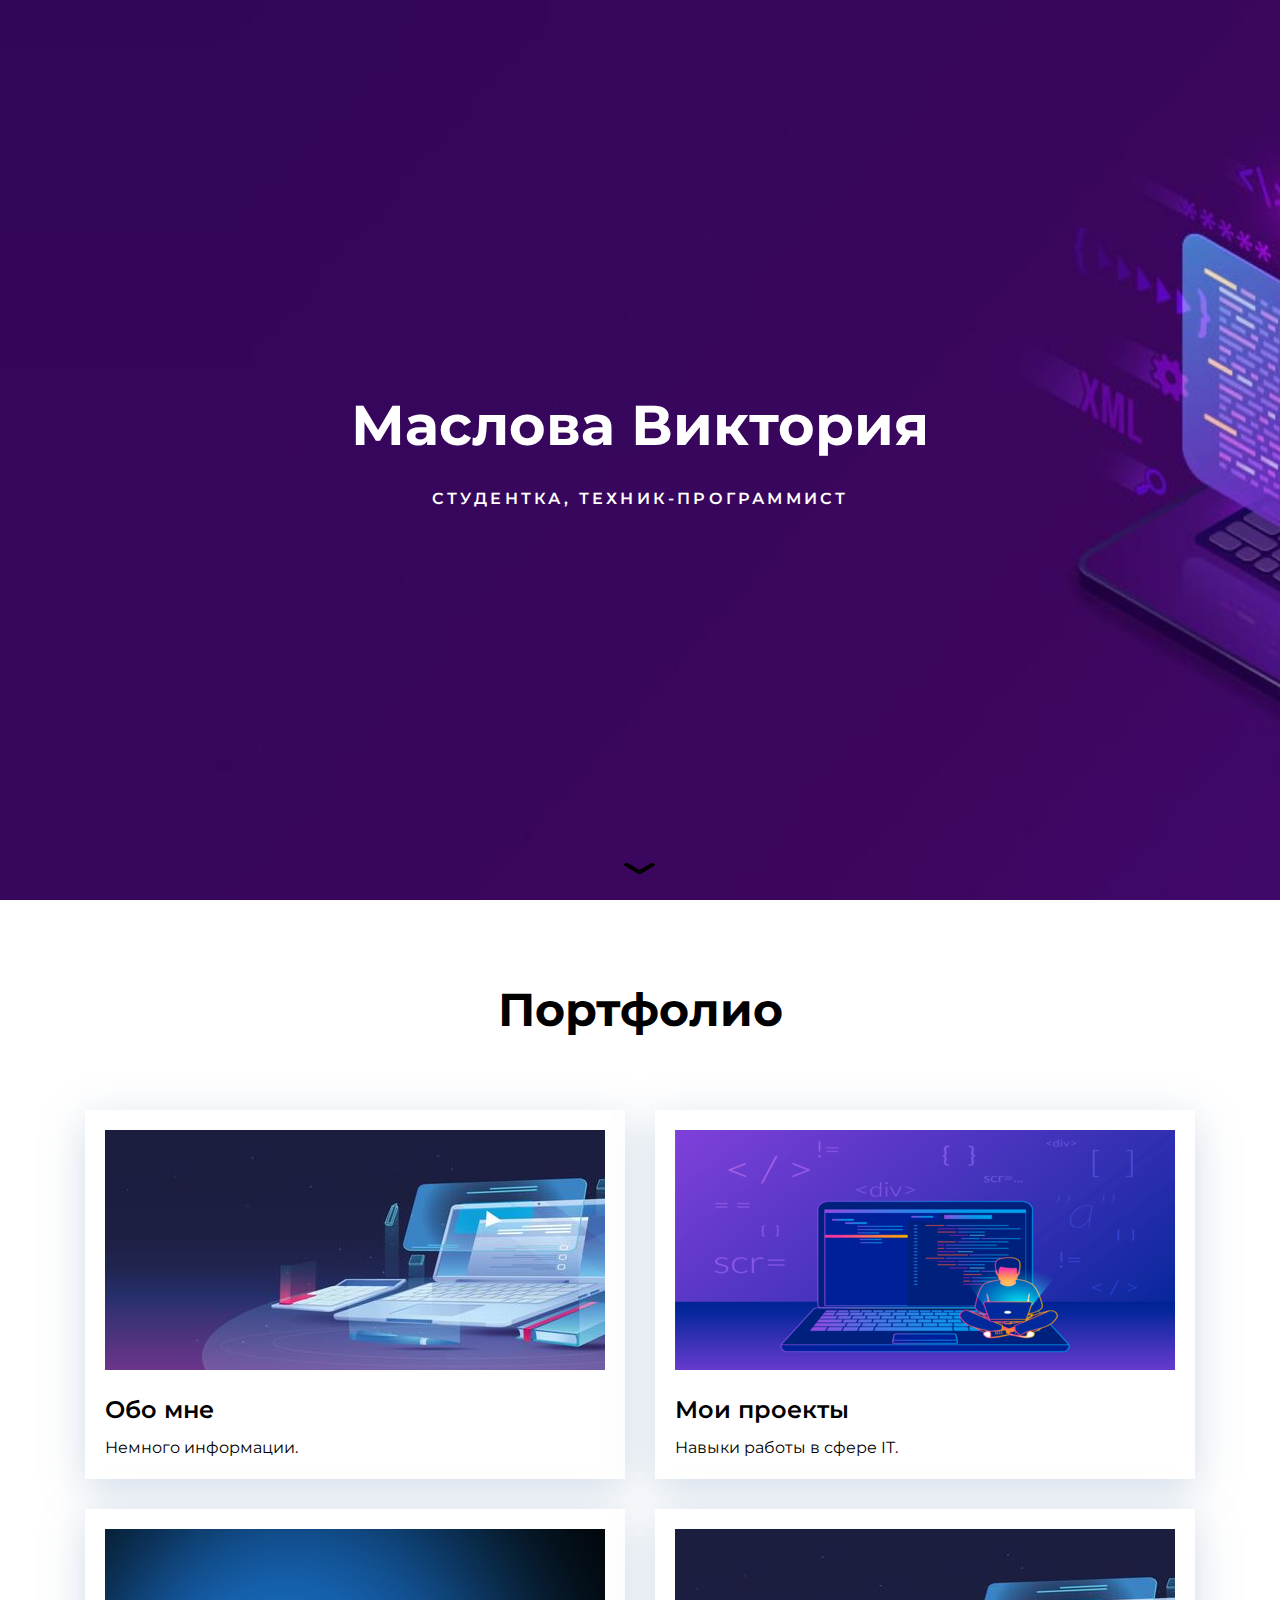
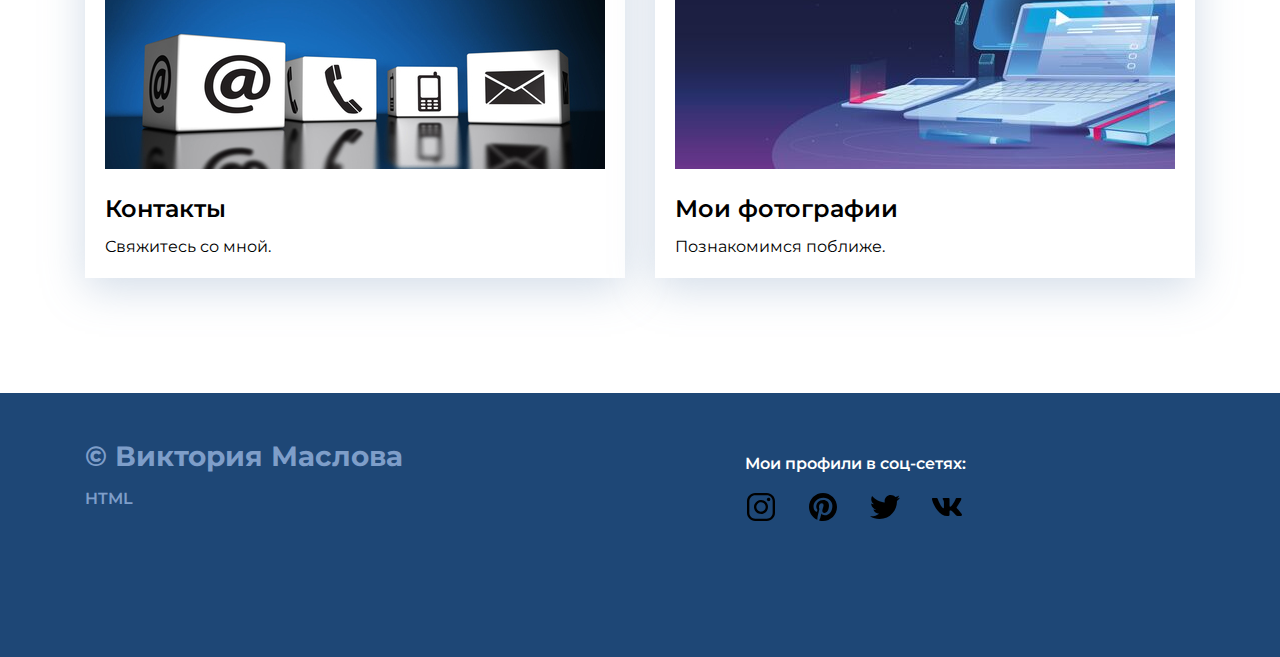
<file: index.html>
<!DOCTYPE html>
<html lang="ru">
<head>
    <meta charset="UTF-8">
    <meta http-equiv="X-UA-Compatible" content="IE=edge">
    <meta name="viewport" content="width=device-width, initial-scale=1.0">
    <title>Портфолио</title>
    <link rel="stylesheet" href="./css/main.css">
    <link rel="stylesheet" href="./css/media.css">
    <link rel="preconnect" href="https://fonts.googleapis.com">
<link rel="preconnect" href="https://fonts.gstatic.com" crossorigin>
<link href="https://fonts.googleapis.com/css2?family=Montserrat:wght@400;600;700&display=swap" rel="stylesheet">
</head>
<body>

    <header class="header">
        <h1 class="header-title">Маслова Виктория</h1>
        <p class="header-subtitle">студентка, техник-программист</p>
        <a href="#portfolio" class="header-arrow">
            <img src="./img/header/Vector.svg" alt="Arrow">
        </a>
    </header>

    <main>
        <section class="portfolio" id="portfolio">
            <div class="container">
                <h2 class="portfolio-header">Портфолио</h2> 

                <!-- portfolio-cards-wrapper -->
                <div class="portfolio-cards-wrapper">

                    <!-- Card -->
                    <div class="card">
                        <a href="about-me.html" class="card-link">
                            <img class="card-img" src="./img/portfolio/about.jpg" alt="Обо мне">
                            <h3 class="card-title">Обо мне</h3>
                            <p>Немного информации.</p>
                        </a>
                    </div>
                    <!-- // Card -->


                    <!-- Card -->
                    <div class="card">
                        <a href="projects.html" class="card-link">
                            <img class="card-img" src="./img/portfolio/projects.png" alt="Проекты">
                            <h3 class="card-title">Мои проекты</h3>
                            <p>Навыки работы в сфере IT.</p>
                        </a>
                    </div>
                    <!-- // Card -->


                    <!-- Card -->
                    <div class="card">
                        <a href="contacts.html" class="card-link">
                            <img class="card-img" src="./img/portfolio/contacts.jpg" alt="Контакты">
                            <h3 class="card-title">Контакты</h3>
                            <p>Свяжитесь со мной.</p>
                        </a>
                    </div>
                    <!-- // Card -->


                    <!-- Card -->
                    <div class="card">
                        <a href="photos.html" class="card-link">
                            <img class="card-img" src="./img/portfolio/about.jpg" alt="Обо мне">
                            <h3 class="card-title">Мои фотографии</h3>
                            <p>Познакомимся поближе.</p>
                        </a>
                    </div>
                    <!-- // Card -->


                </div>
                <!-- // portfolio-cards-wrapper -->


            

            </div>
        </section>
    </main>

    <footer class="footer">
        <div class="container">
            <div class="footer-row">
                <div class="footer-copyright footer-col">
                    <div class="footer-copyright-name">© Виктория Маслова</div>
                    <p>HTML</p>
                </div>

                <div class="footer-icons footer-col">
                    <p>Мои профили в соц-сетях:</p>
                    <div class="footer-icons-row">
                        <a href="https://instagram.com/your_happiness_0_0?igshid=YWJhMjlhZTc=">
                            <img src="./img/icons/instagram.svg" alt="">
                        </a>
                        <a href="https://pin.it/6BVhWX5">
                            <img src="./img/icons/pinterest.svg" alt="">
                        </a>
                        <a href="@cFs8ivlgUIBfiiH">
                            <img src="./img/icons/twitter.svg" alt="">
                        </a>
                         <a href="https://vk.com/id182196404">
                            <img src="./img/icons/vk.svg" alt="">
                        </a>
                    </div>
                </div>

            </div>
        </div>
    </footer>

</body>
</html>
</file>
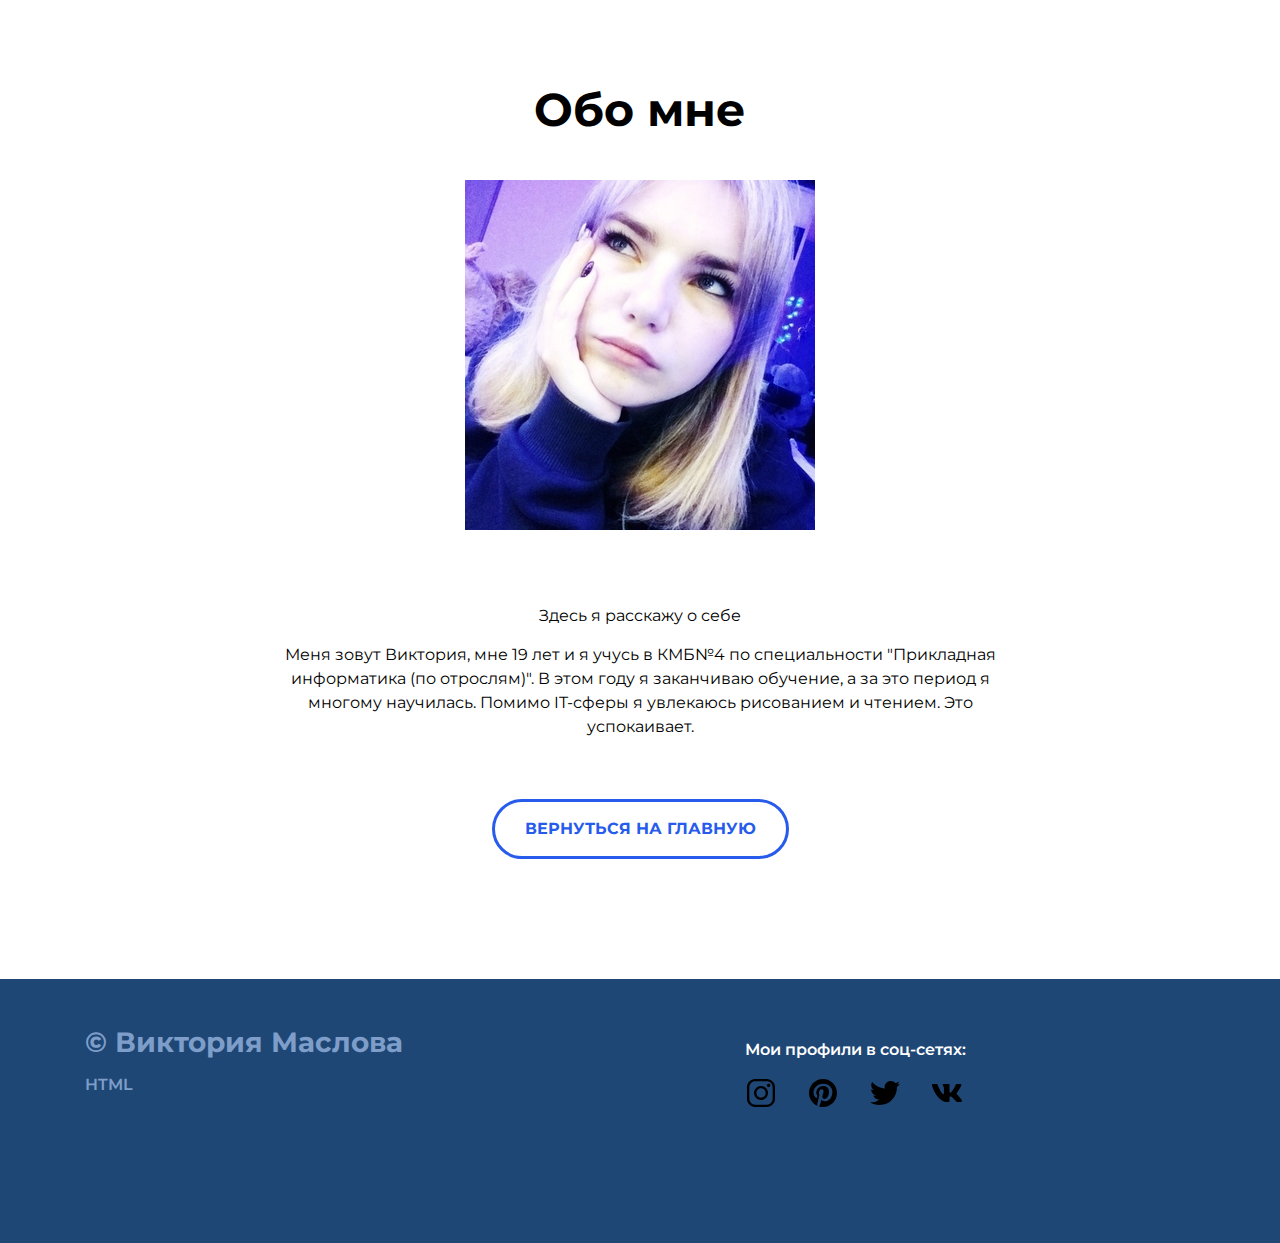
<file: about-me.html>
<!DOCTYPE html>
<html lang="ru">
<head>
    <meta charset="UTF-8">
    <meta http-equiv="X-UA-Compatible" content="IE=edge">
    <meta name="viewport" content="width=device-width, initial-scale=1.0">
    <title>Обо мне</title>
    <link rel="stylesheet" href="./css/main.css">
    <link rel="stylesheet" href="./css/media.css">
    <link rel="preconnect" href="https://fonts.googleapis.com">
    <link rel="preconnect" href="https://fonts.gstatic.com" crossorigin>
<link href="https://fonts.googleapis.com/css2?family=Montserrat:wght@400;600;700&display=swap" rel="stylesheet">
</head>
<body>

    <main>
        <article class="about">
            <div class="container">
                <h1 class="about-header"> Обо мне</h1>
                <div class="about-img">
                    <img src="./img/about/me.jpg" alt="Обо мне">
                </div>
                <div class="about-description">
                    <p>Здесь я расскажу о себе</p>
                    <p>Меня зовут Виктория, мне 19 лет и я учусь в КМБ№4 по специальности "Прикладная информатика (по отрослям)".
                        В этом году я заканчиваю обучение, а за это период я многому научилась.
                        Помимо IT-сферы я увлекаюсь рисованием и чтением. Это успокаивает. 

                    </p>
                </div>
                <a href="index.html" class="project-btn-back">Вернуться на главную</a>
            </div>
        </article>
    </main>

    <footer class="footer">
        <div class="container">
            <div class="footer-row">
                <div class="footer-copyright footer-col">
                    <div class="footer-copyright-name">© Виктория Маслова</div>
                    <p>HTML</p>
                </div>

                <div class="footer-icons footer-col">
                    <p>Мои профили в соц-сетях:</p>
                    <div class="footer-icons-row">
                        <a href="https://instagram.com/your_happiness_0_0?igshid=YWJhMjlhZTc=">
                            <img src="./img/icons/instagram.svg" alt="">
                        </a>
                        <a href="https://pin.it/6BVhWX5">
                            <img src="./img/icons/pinterest.svg" alt="">
                        </a>
                        <a href="@cFs8ivlgUIBfiiH">
                            <img src="./img/icons/twitter.svg" alt="">
                        </a>
                         <a href="https://vk.com/id182196404">
                            <img src="./img/icons/vk.svg" alt="">
                        </a>
                    </div>
                </div>

            </div>
        </div>
    </footer>

</body>
</html>
</file>
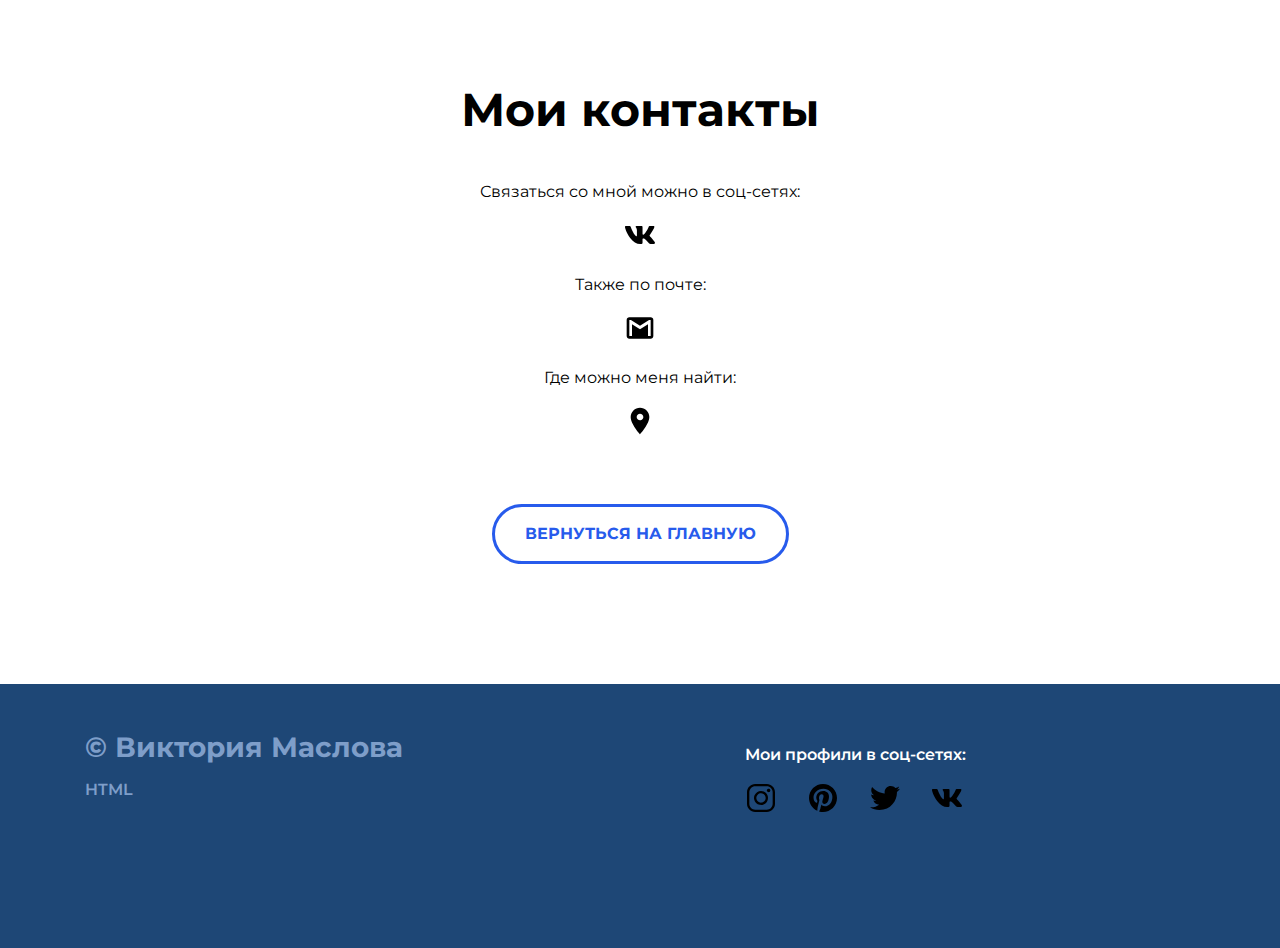
<file: contacts.html>
<!DOCTYPE html>
<html lang="ru">
<head>
    <meta charset="UTF-8">
    <meta http-equiv="X-UA-Compatible" content="IE=edge">
    <meta name="viewport" content="width=device-width, initial-scale=1.0">
    <title>Контакты</title>
    <link rel="stylesheet" href="./css/main.css">
    <link rel="stylesheet" href="./css/media.css">
    <link rel="preconnect" href="https://fonts.googleapis.com">
    <link rel="preconnect" href="https://fonts.gstatic.com" crossorigin>
<link href="https://fonts.googleapis.com/css2?family=Montserrat:wght@400;600;700&display=swap" rel="stylesheet">
</head>
<body>

    <main>
        <article class="about">
            <div class="container">
                <h1 class="about-header">Мои контакты</h1>
                <div class="about-description">
                    <p>Связаться со мной можно в соц-сетях:</p>
                    <p>
                        <a href="https://vk.com/id182196404">  
                            <img src="./img/icons/vk.svg" alt="Вконтакте">
                        </a>
                    </p>
                    <p>Также по почте:</p>
                    <p>
                        <a href="mailto:maslovavika710@gmail.com">
                            <img src="./img/icons/gmail.svg" alt="Почта">
                        </a>
                    </p>
                    <p>Где можно меня найти:</p>
                    <p>
                        <a href="https://yandex.ru/maps/213/moscow/house/zagoryevskaya_ulitsa_3k1/Z04YcABlSkAFQFtvfXl5cH9rZw==/?ll=37.676564%2C55.581749&z=17">
                            <img src="./img/icons/map-marker.svg" alt="Адрес"> </a>
                    </p>
                </div>
                <a href="index.html" class="project-btn-back">Вернуться на главную</a>
            </div>
        </article>
    </main>

    <footer class="footer">
        <div class="container">
            <div class="footer-row">
                <div class="footer-copyright footer-col">
                    <div class="footer-copyright-name">© Виктория Маслова</div>
                    <p>HTML</p>
                </div>

                <div class="footer-icons footer-col">
                    <p>Мои профили в соц-сетях:</p>
                    <div class="footer-icons-row">
                        <a href="https://instagram.com/your_happiness_0_0?igshid=YWJhMjlhZTc=">
                            <img src="./img/icons/instagram.svg" alt="">
                        </a>
                        <a href="https://pin.it/6BVhWX5">
                            <img src="./img/icons/pinterest.svg" alt="">
                        </a>
                        <a href="@cFs8ivlgUIBfiiH">
                            <img src="./img/icons/twitter.svg" alt="">
                        </a>
                         <a href="https://vk.com/id182196404">
                            <img src="./img/icons/vk.svg" alt="">
                        </a>
                    </div>
                </div>

            </div>
        </div>
    </footer>

</body>
</html>
</file>
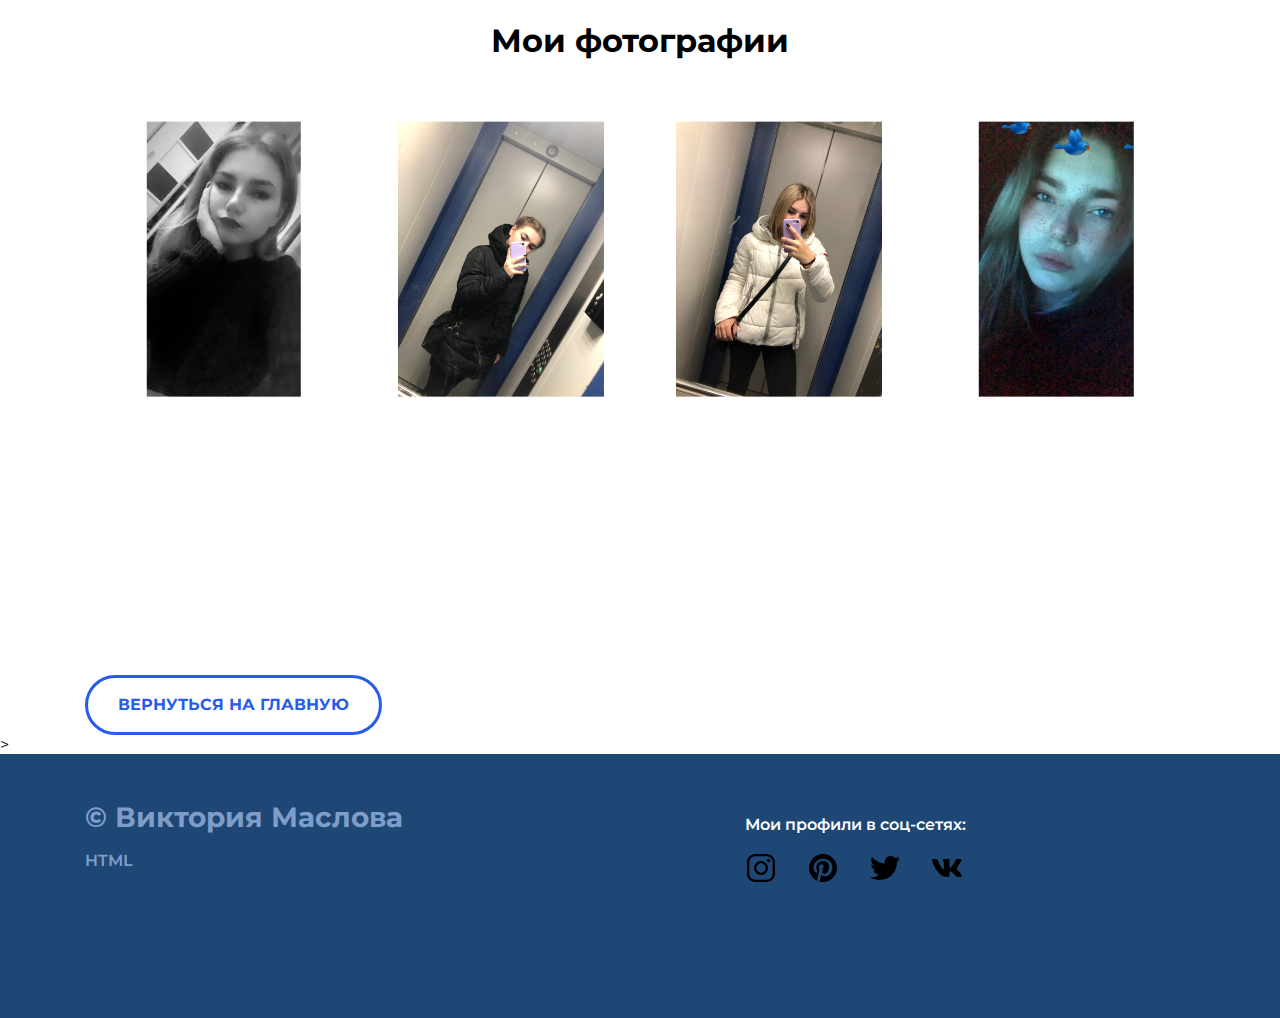
<file: photos.html>
<!DOCTYPE html>
<html lang="ru">
<head>
    <meta charset="UTF-8">
    <meta http-equiv="X-UA-Compatible" content="IE=edge">
    <meta name="viewport" content="width=device-width, initial-scale=1.0">
    <title>Мои фотографии</title>
    <link rel="stylesheet" href="./css/main.css">
    <link rel="stylesheet" href="./css/media.css">
    <link rel="preconnect" href="https://fonts.googleapis.com">
    <link rel="preconnect" href="https://fonts.gstatic.com" crossorigin>
<link href="https://fonts.googleapis.com/css2?family=Montserrat:wght@400;600;700&display=swap" rel="stylesheet">
</head>
<body>

    <main>
        <div class="container">
            <div class="photos-wrapper"></div>
            <div class="photos-description">
            <p><h1>Мои фотографии</h1></p>
            </div>
            <div id="gall">
                <img src="./img/photos/DLAE6914.JPG" tabindex="0"/>		
                <img src="./img/photos/IMG_0986.JPG" tabindex="0"/>	
                <img src="./img/photos/IMG_0067.JPG" tabindex="0"/>
                <img src="./img/photos/EDPT4803.JPG" tabindex="0"/>	
                <div></div>
            </div>
            <a href="index.html" class="project-btn-back">Вернуться на главную</a>
        </div>
        </div>
    </main>>

    <footer class="footer">
        <div class="container">
            <div class="footer-row">
                <div class="footer-copyright footer-col">
                    <div class="footer-copyright-name">© Виктория Маслова</div>
                    <p>HTML</p>
                </div>

                <div class="footer-icons footer-col">
                    <p>Мои профили в соц-сетях:</p>
                    <div class="footer-icons-row">
                        <a href="https://instagram.com/your_happiness_0_0?igshid=YWJhMjlhZTc=">
                            <img src="./img/icons/instagram.svg" alt="">
                        </a>
                        <a href="https://pin.it/6BVhWX5">
                            <img src="./img/icons/pinterest.svg" alt="">
                        </a>
                        <a href="@cFs8ivlgUIBfiiH">
                            <img src="./img/icons/twitter.svg" alt="">
                        </a>
                         <a href="https://vk.com/id182196404">
                            <img src="./img/icons/vk.svg" alt="">
                        </a>
                    </div>
                </div>

            </div>
        </div>
    </footer>

</body>
</html>
</file>
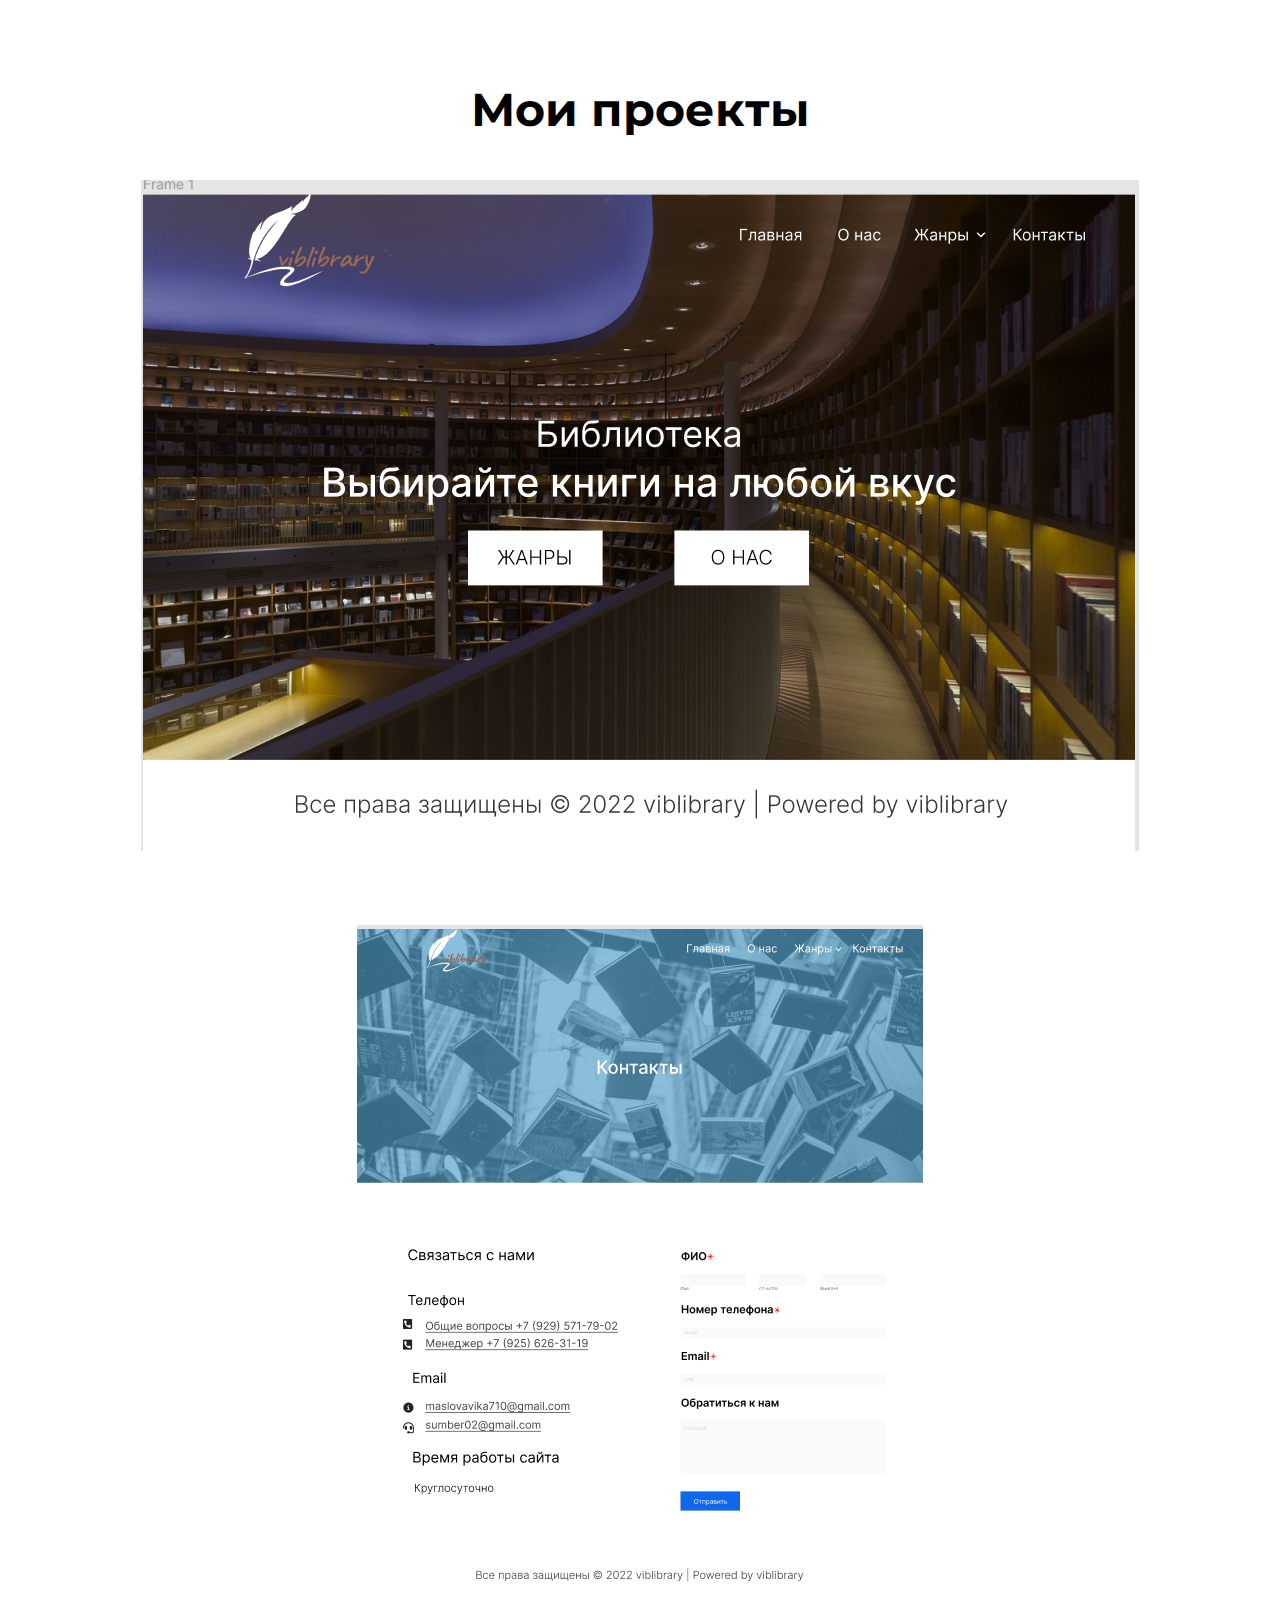
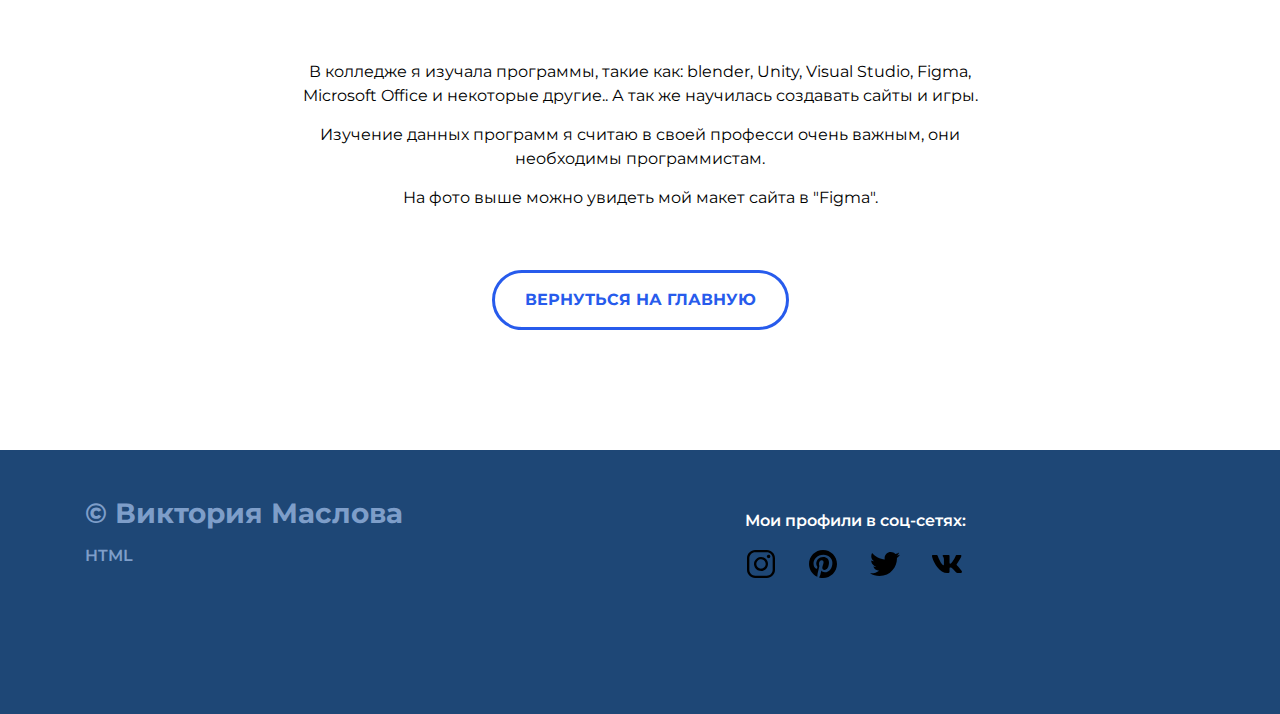
<file: projects.html>
<!DOCTYPE html>
<html lang="ru">
<head>
    <meta charset="UTF-8">
    <meta http-equiv="X-UA-Compatible" content="IE=edge">
    <meta name="viewport" content="width=device-width, initial-scale=1.0">
    <title>Мои проекты</title>
    <link rel="stylesheet" href="./css/main.css">
    <link rel="stylesheet" href="./css/media.css">
    <link rel="preconnect" href="https://fonts.googleapis.com">
    <link rel="preconnect" href="https://fonts.gstatic.com" crossorigin>
<link href="https://fonts.googleapis.com/css2?family=Montserrat:wght@400;600;700&display=swap" rel="stylesheet">
</head>
<body>

    <main>
        <article class="about">
            <div class="container">
                <h1 class="about-header">Мои проекты</h1>
                <div class="about-img">
                    <img src="./img/project-figma/home.png" alt="пример главной">
                </div>
                <div class="about-img">
                    <img src="./img/project-figma/contact.png" alt="пример контакты">
                </div>
                <div class="about-description">
                    <p>В колледже я изучала программы, такие как: blender, Unity, Visual Studio, Figma, Microsoft Office и некоторые другие.. А так же научилась создавать сайты и игры.
                    </p>
                    <p>Изучение данных программ я считаю в своей професси очень важным, они необходимы программистам.</p>
                    <p>На фото выше можно увидеть мой макет сайта в "Figma".</p>
                </div>
                <a href="index.html" class="project-btn-back">Вернуться на главную</a>
            </div>
        </article>
    </main>

    <footer class="footer">
        <div class="container">
            <div class="footer-row">
                <div class="footer-copyright footer-col">
                    <div class="footer-copyright-name">© Виктория Маслова</div>
                    <p>HTML</p>
                </div>

                <div class="footer-icons footer-col">
                    <p>Мои профили в соц-сетях:</p>
                    <div class="footer-icons-row">
                        <a href="https://instagram.com/your_happiness_0_0?igshid=YWJhMjlhZTc=">
                            <img src="./img/icons/instagram.svg" alt="">
                        </a>
                        <a href="https://pin.it/6BVhWX5">
                            <img src="./img/icons/pinterest.svg" alt="">
                        </a>
                        <a href="@cFs8ivlgUIBfiiH">
                            <img src="./img/icons/twitter.svg" alt="">
                        </a>
                         <a href="https://vk.com/id182196404">
                            <img src="./img/icons/vk.svg" alt="">
                        </a>
                    </div>
                </div>

            </div>
        </div>
    </footer>

</body>
</html>
</file>
<file: css/main.css>
* {
    box-sizing: border-box;
}

html {
    scroll-behavior: smooth;
}

body {
    margin: 0;
    font-family: 'Montserrat', sans-serif;
    color:#000000;
}

img {
    max-width: 100%;
}

.container {
    max-width: 1140px;
    margin-left: auto;
    margin-right: auto;
    padding-left: 15px;
    padding-right: 15px;
}

.none {
    display: none !important;
}


/* header */

.header {
    position: relative;
    display: flex;
    flex-direction: column;
    justify-content: center;
    align-items: center;

    width: 100%;
    height: 100vh;

    background-color: #556983;
    background-image: url("./../img/header/header-bg.jpg");
    background-size: cover;
}

.header-title {
    margin: 0;
    margin-bottom: 25px;
    font-weight: 700;
    font-size: 56px;
    line-height: 130%;
    text-align: center;
    color: #FFFFFF;
}

.header-subtitle {
    margin: 0;
    font-weight: 600;
    font-size: 16px;
    line-height: 150%;
    text-align: center;
    letter-spacing: 0.2em;
    text-transform: uppercase;
    color: #FFFFFF;
}

.header-arrow {
    width: 32px;
    height: 11px;

    position: absolute;
    bottom: 30px;
    left: 50%;
    transform: translate(-50%, 0);
}

/* portfolio */

.portfolio {
    padding-top: 80px;
    padding-bottom: 115px;
}

.portfolio-header {
    margin: 0;
    margin-bottom: 70px;
    font-weight: 700;
    font-size: 46px;
    line-height: 130%;
    text-align: center;
    color: #000000;
}

.portfolio-cards-wrapper{
    display: flex;
    flex-wrap: wrap;
    justify-content: space-between;
}

.card {
    margin-bottom: 30px;
    max-width: 540px;
    background-color: white;
    box-shadow: 0px 10px 40px rgba(126, 155, 189, 0.35);
    transition: transform 0.2s ease-in;
}

.card:hover {
    transform: translateY(-15px);
}

.card:last-child, .card:nth-last-child(2) {
margin-bottom: 0;
}

.card-link {
    display: block;
    padding: 20px;
    color: black;
    text-decoration: none;
    transition: color 0.2s ease-in;
}

.card-link:hover {
    color: rgb(39, 91, 236)
}

.card-img {
    margin-bottom: 20px;
}

.card-title {
    margin: 0;
    margin-bottom: 13px;
    font-weight: 600;
    font-size: 24px;
    line-height: 130%;
}

.card p {
    margin: 0;
    font-size: 16px;
    line-height: 130%;
}

/* footer */

.footer {
    padding-top: 45px;
    padding-bottom: 130px;
    background: #1E4776;
    color: white;
}

.footer-row {
    display: flex;
    flex-direction: row;
    justify-content: space-between;
}

.footer-col {
    max-width: 450px;
    flex-grow: 1;
}

.footer-copyright {
    color: #7E9EC9;
    line-height: 1.3;
}

.footer-copyright-name {
    font-weight: 700;
    font-size: 28px;
    margin-bottom: 15px;
}

.footer-copyright p {
    margin: 0;
    margin-bottom: 15px;
    font-size: 16px;
    font-weight: 600;
}

.footer-icons p {
    font-weight: 600;
    font-size: 16px;
    line-height: 1.3;
}

.footer-icons-row {
    display: flex;
    align-items: center;

}

.footer-icons-row > * + * {
    margin-left: 30px;
}

/* about */

.about {
    padding: 80px 0 120px 0;
    text-align: center;
}

.about-header {
    margin: 0;
    margin-bottom: 40px;

    font-weight: 700;
    font-size: 46px;
    line-height: 1.3;
}

.about-img {
    margin-bottom: 70px;
}


.about-description {
    margin: 0 auto 60px;
    max-width: 730px;
}

.about-description p {
    margin-top: 0;
    margin-bottom: 15px;
    font-size: 16px;
    line-height: 1.5;
}

.project-btn-back {
    display: inline-block;
    height: 60px;
    padding-left: 30px;
    padding-right: 30px;

    border: 3px solid #275BEC;
    border-radius: 50px;

    color: #275BEC;
    font-weight: 700;
    font-size: 16px;
    line-height: 54px;
    text-transform: uppercase;
    text-decoration: none;

    transition: all 0.2s ease-in;
}

.project-btn-back:hover {
    background-color:  #275BEC;
    color: white;
}
/* //about*/




/* photos */

.photos-wrapper {
    display: flex;
    flex-wrap: wrap;
    justify-content: space-between;
}

.photos-description {
    margin: 0 auto 60px;
    max-width: 730px;
    text-align: center;
}


#gall {
    position: relative;
    padding-top: 50%;
    -moz-user-select: none; user-select: none;
  }
  #gall img {
    position: absolute;
    top: 25%;
    left: 12.5%;
    max-width: 24.5%;
    max-height: 49.5%;
    -webkit-transform: translate(-50%, -50%);
    transform: translate(-50%, -50%);
    cursor: zoom-in;
    transition: .2s;
  }
  #gall img:nth-child(4n-2) {left: 37.5%;}
  #gall img:nth-child(4n-1) {left: 62.5%;}
  #gall img:nth-child(4n) {left: 87.5%;}
  #gall img:nth-child(n+5) {top: 75%;}
  
  #gall img:focus {
    position: absolute;
    top: 50%;
    left: 50%;
    z-index: 1;
    max-width: 100%;
    max-height: 100%;
    outline: none;
    pointer-events: none;
  }
  #gall img:focus ~ div {
    position: absolute;
    top: 0;
    left: 0;
    right: 0;
    bottom: 0;
    background: #fff;
    cursor: zoom-out;
  }
  
  /* //photos */
</file>
<file: css/media.css>
/* Медиа запрос: для экранов с шириной до 1140px */
@media (max-width: 1140px) {
    .card {
        width: calc(50% - 15px);
    }

    .footer {
        padding-top: 40px;
        padding-bottom: 60px;
    }

    .footer-row {
        flex-direction: column-reverse;
        align-items: center;
        text-align: center;
    }

    .footer-col {
        margin-bottom: 50px;
    }

    .footer-col:first-child {
        margin-bottom: 0;
    }


}

/* Медиа запрос: для экранов с шириной до 760px */
@media (max-width: 760px) {
    .header-title {
        font-size: 32px;
    }

    .header-subtitle {
        font-size: 14px;
    }

    .portfolio{
        padding-top: 40px;
        padding-bottom: 60px;
    }

    .portfolio-header {
        font-size: 32px;
        margin-bottom: 30px;
    }

    .portfolio-cards-wrapper {
        justify-content: center;
    }

    .card {
        max-width: 530px;
        width: 100%;
    }

    .card:nth-last-child(2) {
        margin-bottom: 30px;
    }

    .card-link {
        padding: 15px;
    }

    .card.img {
        margin-bottom: 10px;
    }

    .card-title {
        font-size: 18px;
        margin-bottom: 10px;
    }

    .card p {
        font-size: 14px;
    }

    .footer-copyright-name {
        font-size: 18px;
        margin-bottom: 5px;
    }

    .footer-copyright p {
        font-size: 14px;
    }

    .footer-icons p {
        font-size: 14px;
    }

    .about {
        padding: 40px 0 60px;
    }

    .about-header {
        font-size: 28px;
        margin-bottom: 30px;
    }

    .about-img {
        margin-bottom: 20px;
    }

    .about-description {
        margin-bottom: 50px;
    }

    .project-btn-back {
        padding: 0 10px;
        width: 100%;
        max-width: 320px;
    }

    .gall {
        justify-content: center;
    }

    .photos-description {
        margin-bottom: 20px;
    }

    .project-btn-back {
        text-align: center;
        padding: 0 10px;
        width: 100%;
        max-width: 320px;
    }
}
</file>
